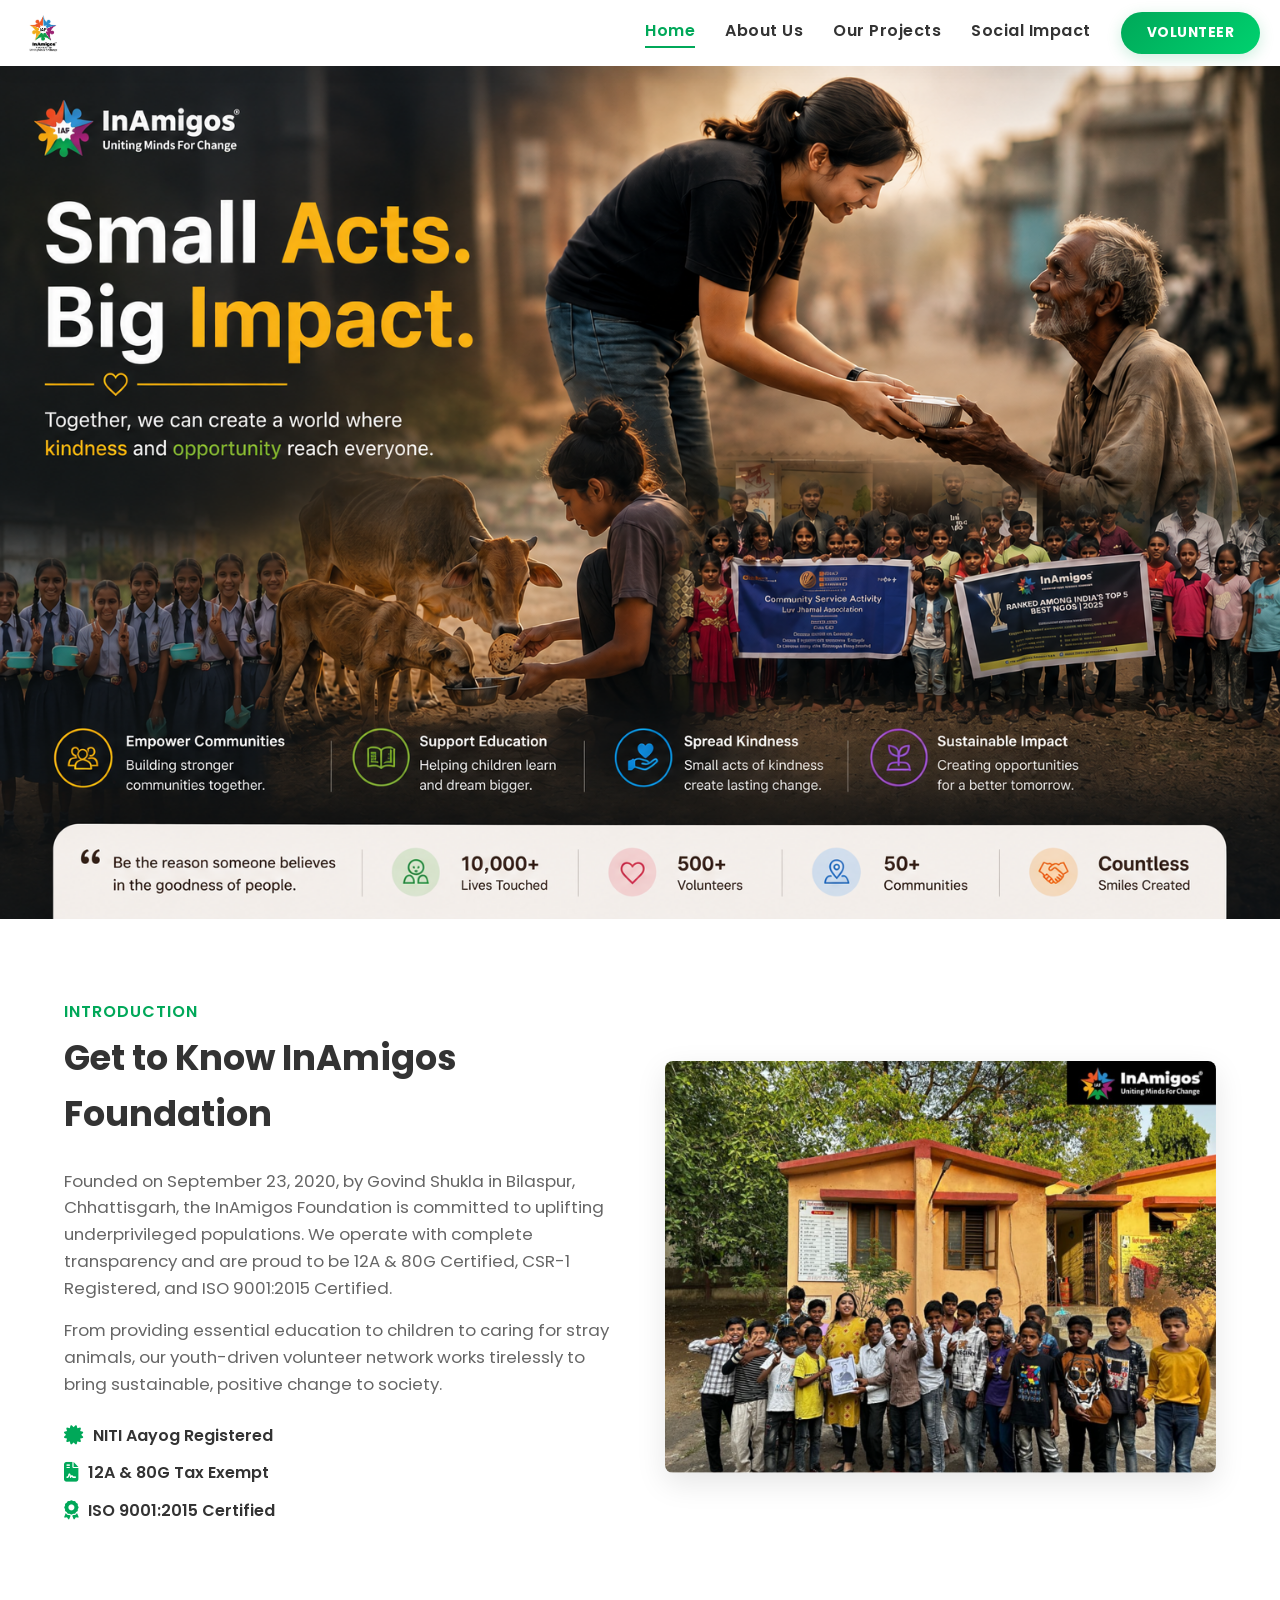
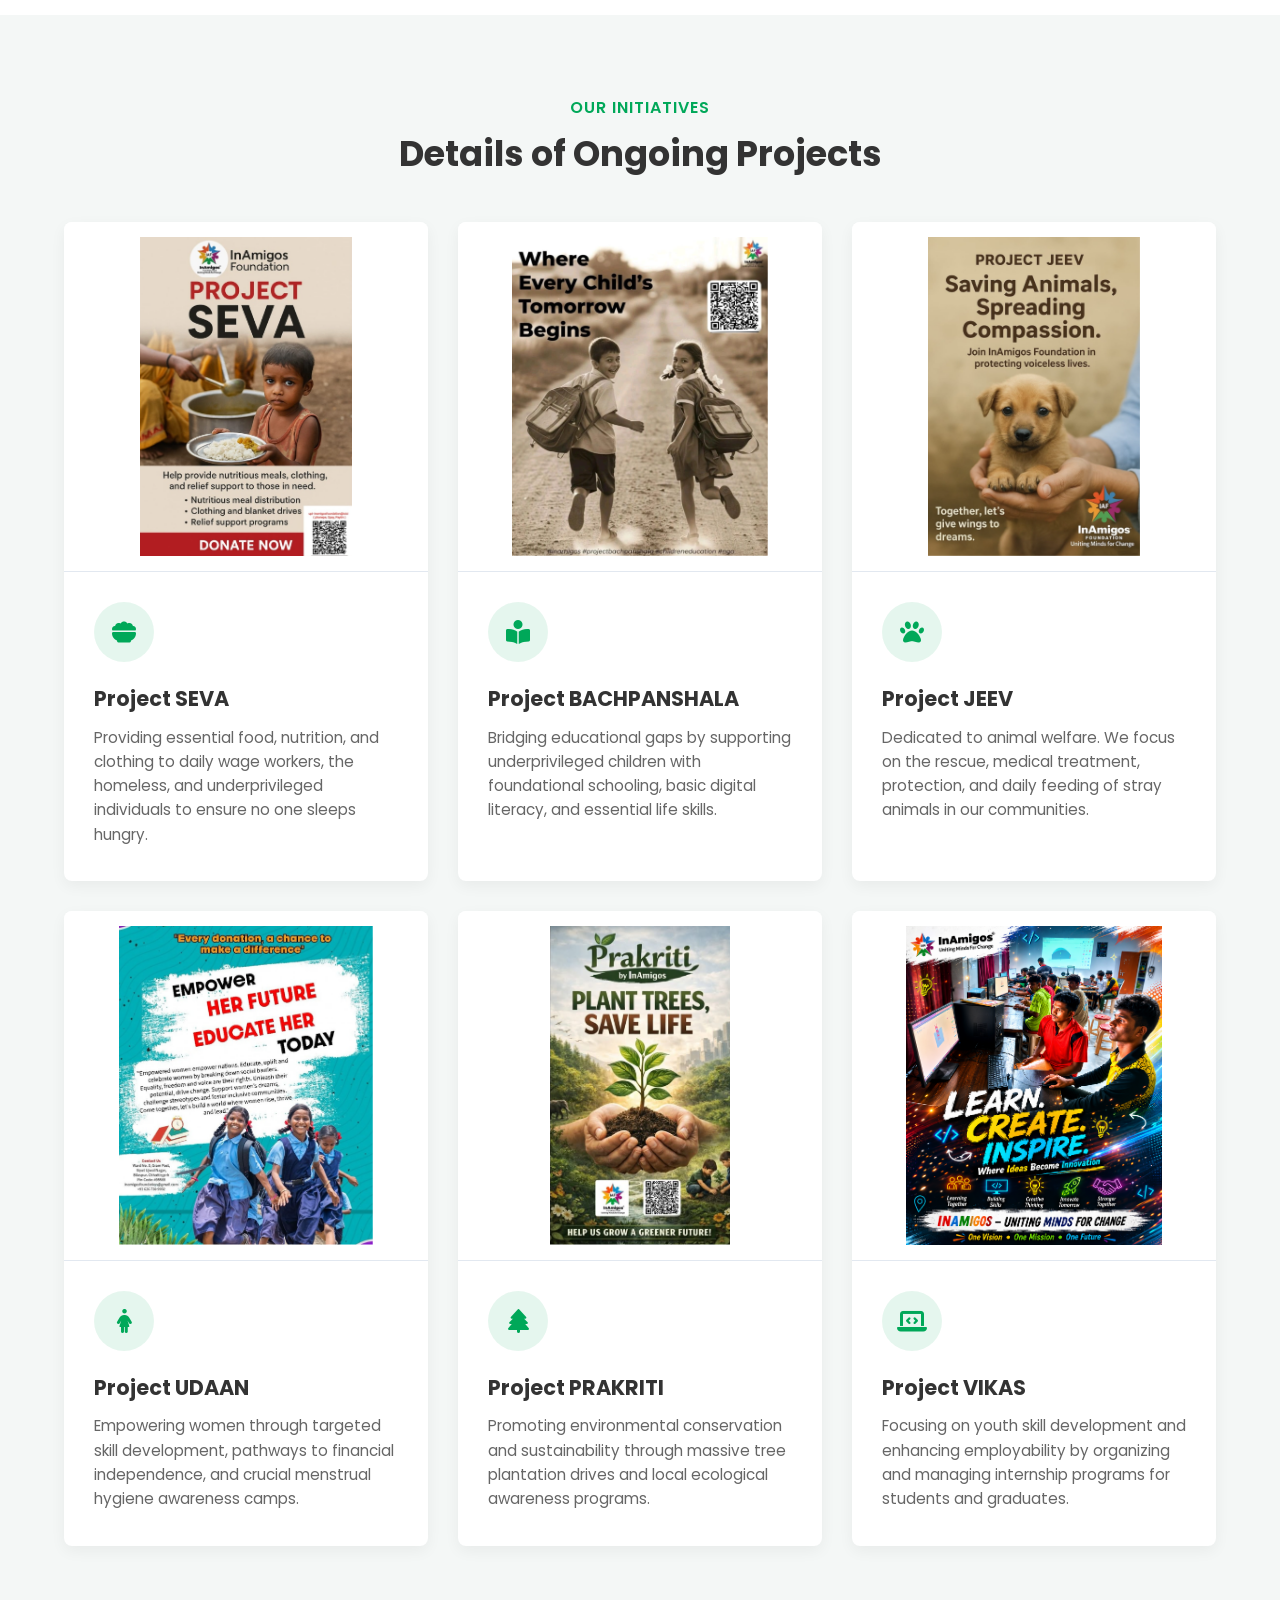
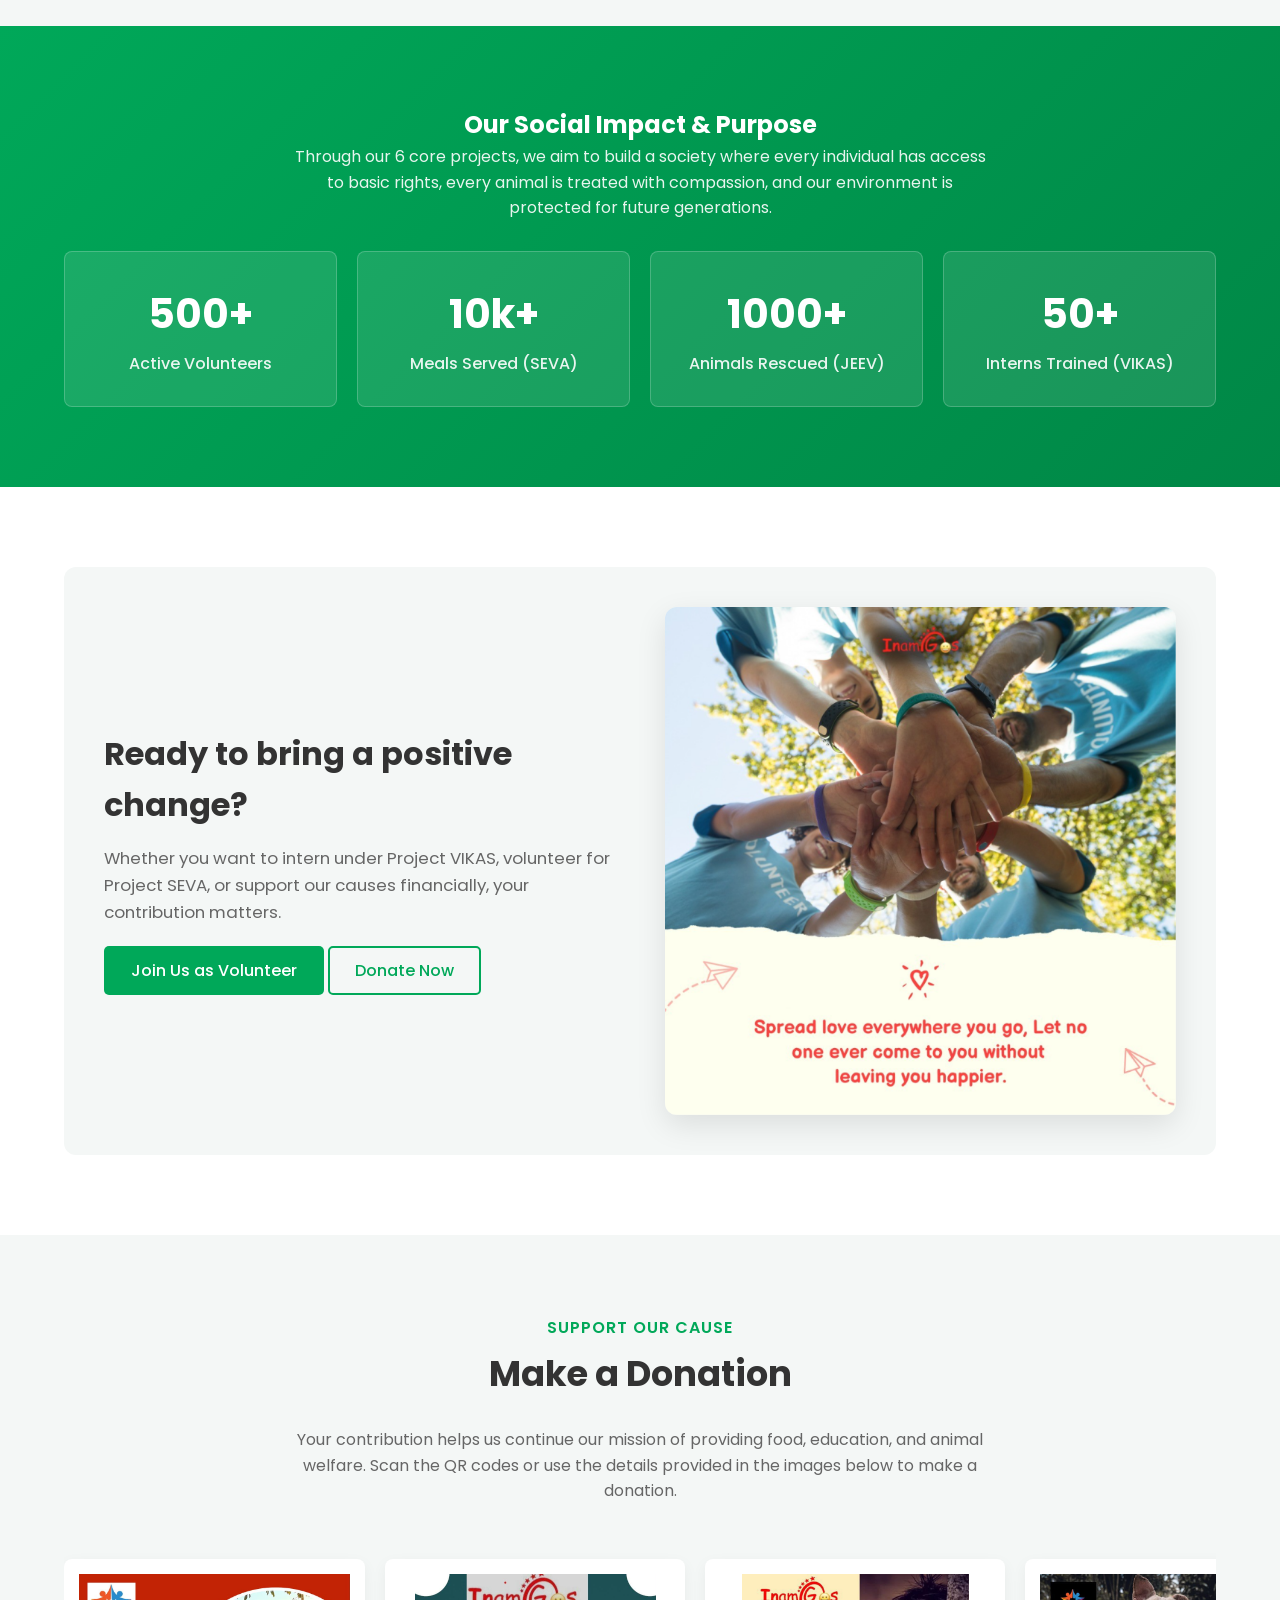
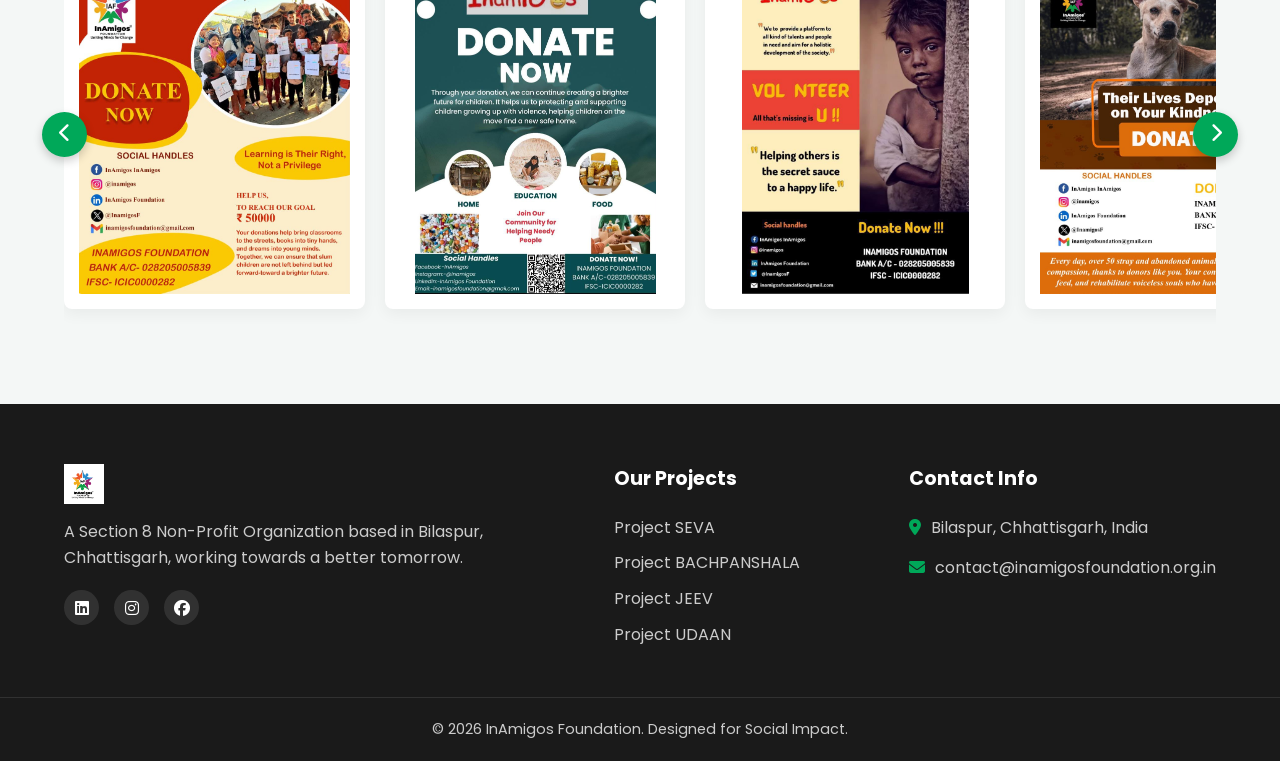
<file: index.html>
<!DOCTYPE html>
<html lang="en">
<head>
    <meta charset="UTF-8">
    <meta name="viewport" content="width=device-width, initial-scale=1.0">
    <title>InAmigos Foundation - Empowering Communities</title>
    <link rel="preconnect" href="https://fonts.googleapis.com">
    <link rel="preconnect" href="https://fonts.gstatic.com" crossorigin>
    <link href="https://fonts.googleapis.com/css2?family=Poppins:wght@300;400;500;600;700;800&display=swap" rel="stylesheet">
    <link rel="stylesheet" href="https://cdnjs.cloudflare.com/ajax/libs/font-awesome/6.4.0/css/all.min.css">
    <link rel="stylesheet" href="style.css?v=2.0">
</head>
<body>

    <header class="header">
        <div class="header-inner">
            <a href="index.html" class="logo">
                <img src="images/logo.png" alt="InAmigos Foundation Logo">
            </a>
            <nav class="nav-links">
                <a href="index.html" class="active">Home</a>
                <a href="#about">About Us</a>
                <a href="#projects">Our Projects</a>
                <a href="#impact">Social Impact</a>
                <a href="#volunteer" class="btn-nav">Volunteer</a>
            </nav>
            <div class="hamburger">
                <i class="fa-solid fa-bars"></i>
            </div>
        </div>
    </header>

    <section class="hero-banner" style="background-color: var(--bg-light);">
        <img src="images/Hero.png" alt="Small Acts. Big Impact." style="width: 100%; height: auto; display: block;">
    </section>

    <section id="about" class="about-section">
        <div class="container about-grid">
            <div class="about-text">
                <h4 class="section-subtitle">Introduction</h4>
                <h2 class="section-title">Get to Know InAmigos Foundation</h2>
                <p>Founded on September 23, 2020, by Govind Shukla in Bilaspur, Chhattisgarh, the InAmigos Foundation is committed to uplifting underprivileged populations. We operate with complete transparency and are proud to be 12A & 80G Certified, CSR-1 Registered, and ISO 9001:2015 Certified.</p>
                <p>From providing essential education to children to caring for stray animals, our youth-driven volunteer network works tirelessly to bring sustainable, positive change to society.</p>
                <ul class="cert-list">
                    <li><i class="fa-solid fa-certificate"></i> NITI Aayog Registered</li>
                    <li><i class="fa-solid fa-file-contract"></i> 12A & 80G Tax Exempt</li>
                    <li><i class="fa-solid fa-award"></i> ISO 9001:2015 Certified</li>
                </ul>
            </div>
            <div class="about-image">
                <img src="images/Intro.png" alt="InAmigos Foundation Introduction">
            </div>
        </div>
    </section>

    <section id="projects" class="projects-section">
        <div class="container">
            <div class="text-center">
                <h4 class="section-subtitle">Our Initiatives</h4>
                <h2 class="section-title">Details of Ongoing Projects</h2>
            </div>
            
            <div class="projects-grid">
                <div class="project-card">
                    <img src="images/Seva.png" alt="Project SEVA" class="project-image">
                    <div class="project-content">
                        <div class="project-icon"><i class="fa-solid fa-bowl-food"></i></div>
                        <h3>Project SEVA</h3>
                        <p>Providing essential food, nutrition, and clothing to daily wage workers, the homeless, and underprivileged individuals to ensure no one sleeps hungry.</p>
                    </div>
                </div>

                <div class="project-card">
                    <img src="images/bachpanShala.png" alt="Project BACHPANSHALA" class="project-image">
                    <div class="project-content">
                        <div class="project-icon"><i class="fa-solid fa-book-open-reader"></i></div>
                        <h3>Project BACHPANSHALA</h3>
                        <p>Bridging educational gaps by supporting underprivileged children with foundational schooling, basic digital literacy, and essential life skills.</p>
                    </div>
                </div>

                <div class="project-card">
                    <img src="images/Jeev.png" alt="Project JEEV" class="project-image">
                    <div class="project-content">
                        <div class="project-icon"><i class="fa-solid fa-paw"></i></div>
                        <h3>Project JEEV</h3>
                        <p>Dedicated to animal welfare. We focus on the rescue, medical treatment, protection, and daily feeding of stray animals in our communities.</p>
                    </div>
                </div>

                <div class="project-card">
                    <img src="images/Udaan.png" alt="Project UDAAN" class="project-image">
                    <div class="project-content">
                        <div class="project-icon"><i class="fa-solid fa-person-dress"></i></div>
                        <h3>Project UDAAN</h3>
                        <p>Empowering women through targeted skill development, pathways to financial independence, and crucial menstrual hygiene awareness camps.</p>
                    </div>
                </div>

                <div class="project-card">
                    <img src="images/Prakriti.png" alt="Project PRAKRITI" class="project-image">
                    <div class="project-content">
                        <div class="project-icon"><i class="fa-solid fa-tree"></i></div>
                        <h3>Project PRAKRITI</h3>
                        <p>Promoting environmental conservation and sustainability through massive tree plantation drives and local ecological awareness programs.</p>
                    </div>
                </div>

                <div class="project-card">
                    <img src="images/Vikas.png" alt="Project VIKAS" class="project-image">
                    <div class="project-content">
                        <div class="project-icon"><i class="fa-solid fa-laptop-code"></i></div>
                        <h3>Project VIKAS</h3>
                        <p>Focusing on youth skill development and enhancing employability by organizing and managing internship programs for students and graduates.</p>
                    </div>
                </div>
            </div>
        </div>
    </section>

    <section id="impact" class="impact-section">
        <div class="container">
            <div class="impact-content text-center">
                <h2 class="text-white">Our Social Impact & Purpose</h2>
                <p class="text-white" style="opacity: 0.9; max-width: 700px; margin: 0 auto 30px;">Through our 6 core projects, we aim to build a society where every individual has access to basic rights, every animal is treated with compassion, and our environment is protected for future generations.</p>
            </div>
            <div class="stats-grid">
                <div class="stat-box">
                    <h3>500+</h3>
                    <p>Active Volunteers</p>
                </div>
                <div class="stat-box">
                    <h3>10k+</h3>
                    <p>Meals Served (SEVA)</p>
                </div>
                <div class="stat-box">
                    <h3>1000+</h3>
                    <p>Animals Rescued (JEEV)</p>
                </div>
                <div class="stat-box">
                    <h3>50+</h3>
                    <p>Interns Trained (VIKAS)</p>
                </div>
            </div>
        </div>
    </section>

    <section id="volunteer" class="cta-section">
        <div class="container cta-grid">
            <div class="cta-text">
                <h2>Ready to bring a positive change?</h2>
                <p>Whether you want to intern under Project VIKAS, volunteer for Project SEVA, or support our causes financially, your contribution matters.</p>
                <div class="cta-buttons" style="margin-top: 20px;">
                    <a href="#" class="btn btn-primary">Join Us as Volunteer</a>
                    <a href="#donate" class="btn btn-outline">Donate Now</a>
                </div>
            </div>
            <div class="cta-image">
                <img src="images/volunteer_hands.png" alt="Volunteers at work" style="border-radius: 12px; box-shadow: 0 10px 30px rgba(0,0,0,0.1);">
            </div>
        </div>
    </section>

    <section id="donate" class="donate-section">
        <div class="container">
            <div class="text-center">
                <h4 class="section-subtitle">Support Our Cause</h4>
                <h2 class="section-title">Make a Donation</h2>
                <p style="max-width: 700px; margin: 0 auto 40px; color: var(--text-light);">Your contribution helps us continue our mission of providing food, education, and animal welfare. Scan the QR codes or use the details provided in the images below to make a donation.</p>
            </div>
            <div class="slider-wrapper">
                <button class="slider-btn prev-btn" aria-label="Previous image"><i class="fa-solid fa-chevron-left"></i></button>
                <div class="donation-gallery" id="donationSlider">
                    <img src="donation/WhatsApp%20Image%202026-06-23%20at%206.52.00%20AM.jpeg" alt="Donation Info 1">
                    <img src="donation/WhatsApp%20Image%202026-06-23%20at%206.52.01%20AM.jpeg" alt="Donation Info 2">
                    <img src="donation/WhatsApp%20Image%202026-06-23%20at%206.52.01%20AM%20(1).jpeg" alt="Donation Info 3">
                    <img src="donation/WhatsApp%20Image%202026-06-23%20at%206.52.02%20AM.jpeg" alt="Donation Info 4">
                    <img src="donation/WhatsApp%20Image%202026-06-23%20at%206.52.02%20AM%20(1).jpeg" alt="Donation Info 5">
                    <img src="donation/WhatsApp%20Image%202026-06-23%20at%206.52.03%20AM.jpeg" alt="Donation Info 6">
                </div>
                <button class="slider-btn next-btn" aria-label="Next image"><i class="fa-solid fa-chevron-right"></i></button>
            </div>
        </div>
    </section>

    <footer class="footer">
        <div class="container footer-grid">
            <div class="footer-about">
                <div class="logo" style="margin-bottom: 15px;">
                    <img src="images/logo.png" alt="InAmigos Foundation Logo" style="height: 40px; width: auto;">
                </div>
                <p>A Section 8 Non-Profit Organization based in Bilaspur, Chhattisgarh, working towards a better tomorrow.</p>
                <div class="social-links">
                    <a href="#"><i class="fa-brands fa-linkedin"></i></a>
                    <a href="#"><i class="fa-brands fa-instagram"></i></a>
                    <a href="#"><i class="fa-brands fa-facebook"></i></a>
                </div>
            </div>
            <div class="footer-links">
                <h4>Our Projects</h4>
                <ul>
                    <li><a href="#projects">Project SEVA</a></li>
                    <li><a href="#projects">Project BACHPANSHALA</a></li>
                    <li><a href="#projects">Project JEEV</a></li>
                    <li><a href="#projects">Project UDAAN</a></li>
                </ul>
            </div>
            <div class="footer-contact">
                <h4>Contact Info</h4>
                <p><i class="fa-solid fa-location-dot"></i> Bilaspur, Chhattisgarh, India</p>
                <p><i class="fa-solid fa-envelope"></i> contact@inamigosfoundation.org.in</p>
            </div>
        </div>
        <div class="footer-bottom">
            <div class="container text-center">
                <p>&copy; 2026 InAmigos Foundation. Designed for Social Impact.</p>
            </div>
        </div>
    </footer>

    <script>
        document.addEventListener('DOMContentLoaded', function() {
            const slider = document.getElementById('donationSlider');
            const prevBtn = document.querySelector('.prev-btn');
            const nextBtn = document.querySelector('.next-btn');

            if(slider && prevBtn && nextBtn) {
                prevBtn.addEventListener('click', () => {
                    slider.scrollBy({ left: -320, behavior: 'smooth' });
                });
                nextBtn.addEventListener('click', () => {
                    slider.scrollBy({ left: 320, behavior: 'smooth' });
                });
            }

            // Mobile Menu Toggle
            const hamburger = document.querySelector('.hamburger');
            const navLinks = document.querySelector('.nav-links');
            if(hamburger && navLinks) {
                hamburger.addEventListener('click', () => {
                    navLinks.classList.toggle('active');
                    hamburger.classList.toggle('active');
                });
            }
        });
    </script>
</body>
</html>
</file>
<file: style.css>
@import url('https://fonts.googleapis.com/css2?family=Poppins:wght@300;400;500;600;700;800&display=swap');

:root {
    --primary: #00A859; /* Trustworthy NGO Green */
    --primary-dark: #008746;
    --text-main: #333333;
    --text-light: #666666;
    --bg-light: #f4f7f6;
    --white: #ffffff;
    --border: #e2e8f0;
}

* {
    margin: 0;
    padding: 0;
    box-sizing: border-box;
    font-family: 'Poppins', sans-serif;
}

body {
    color: var(--text-main);
    line-height: 1.6;
    background-color: var(--white);
    scroll-behavior: smooth;
    overflow-x: hidden;
}

a {
    text-decoration: none;
    color: inherit;
    transition: 0.3s ease;
}

ul { list-style: none; }
img { max-width: 100%; display: block; }

.container {
    width: 90%;
    max-width: 1200px;
    margin: 0 auto;
}

.text-center { text-align: center; }
.text-white { color: var(--white); }

.section-subtitle {
    color: var(--primary);
    font-size: 1rem;
    font-weight: 600;
    text-transform: uppercase;
    letter-spacing: 1px;
    margin-bottom: 5px;
}

.section-title {
    font-size: 2.2rem;
    color: var(--text-main);
    margin-bottom: 25px;
    font-weight: 700;
}

.btn {
    display: inline-block;
    padding: 10px 25px;
    border-radius: 5px;
    font-weight: 500;
    cursor: pointer;
    border: 2px solid transparent;
}

.btn-primary {
    background-color: var(--primary);
    color: var(--white);
}

.btn-primary:hover {
    background-color: var(--primary-dark);
}

.btn-outline {
    background-color: transparent;
    border-color: var(--primary);
    color: var(--primary);
}

.btn-outline:hover {
    background-color: var(--primary);
    color: var(--white);
}

.btn-outline-white {
    background-color: transparent;
    border-color: var(--white);
    color: var(--white);
}

.btn-outline-white:hover {
    background-color: var(--white);
    color: var(--primary);
}

.header {
    background-color: var(--white);
    box-shadow: 0 4px 20px rgba(0,0,0,0.04);
    position: sticky;
    top: 0;
    z-index: 1000;
}

.header-inner {
    display: flex;
    justify-content: space-between;
    align-items: center;
    padding: 8px 20px;
}

.logo {
    display: flex;
    align-items: center;
}

.logo img {
    height: 50px;
    width: auto;
    object-fit: contain;
}

.nav-links {
    display: flex;
    align-items: center;
    gap: 30px;
}

.nav-links a {
    font-weight: 600;
    color: var(--text-main);
    font-size: 1rem;
    position: relative;
    padding-bottom: 5px;
    letter-spacing: 0.5px;
}

.nav-links a:not(.btn-nav)::after {
    content: '';
    position: absolute;
    width: 0;
    height: 2px;
    bottom: 0;
    left: 0;
    background-color: var(--primary);
    transition: width 0.3s ease;
}

.nav-links a:not(.btn-nav):hover::after,
.nav-links a.active:not(.btn-nav)::after {
    width: 100%;
}

.nav-links a:hover, .nav-links a.active {
    color: var(--primary);
}

.btn-nav {
    background: linear-gradient(135deg, var(--primary) 0%, #00d26f 100%);
    color: var(--white) !important;
    padding: 10px 26px !important;
    border-radius: 50px;
    font-weight: 700 !important;
    letter-spacing: 1px;
    text-transform: uppercase;
    font-size: 0.85rem !important;
    transition: all 0.3s ease;
    box-shadow: 0 4px 15px rgba(0, 168, 89, 0.2);
}

.btn-nav:hover {
    transform: translateY(-3px);
    box-shadow: 0 8px 25px rgba(0, 168, 89, 0.4);
}

.hamburger {
    display: none;
    font-size: 1.8rem;
    color: var(--primary);
    cursor: pointer;
}

.about-section {
    padding: 80px 0;
}

.about-grid {
    display: grid;
    grid-template-columns: 1fr 1fr;
    gap: 50px;
    align-items: center;
}

.about-text p {
    color: var(--text-light);
    margin-bottom: 15px;
    font-size: 1.05rem;
}

.cert-list {
    margin-top: 25px;
}

.cert-list li {
    display: flex;
    align-items: center;
    gap: 10px;
    margin-bottom: 12px;
    font-weight: 600;
    color: var(--text-main);
}

.cert-list i {
    color: var(--primary);
    font-size: 1.2rem;
}

.about-image img {
    border-radius: 8px;
    box-shadow: 0 10px 30px rgba(0,0,0,0.1);
}

.projects-section {
    padding: 80px 0;
    background-color: var(--bg-light);
}

.projects-grid {
    display: grid;
    grid-template-columns: repeat(3, 1fr);
    gap: 30px;
    margin-top: 40px;
}

.project-card {
    position: relative;
    background-color: var(--white);
    border-radius: 8px;
    box-shadow: 0 5px 15px rgba(0,0,0,0.05);
    transition: 0.3s;
    display: flex;
    flex-direction: column;
    overflow: hidden;
    height: 100%;
    border-bottom: 4px solid transparent;
}

.project-card:hover {
    transform: translateY(-5px);
    border-bottom-color: var(--primary);
    box-shadow: 0 10px 25px rgba(0,0,0,0.1);
}

.project-image {
    width: 100%;
    height: auto;
    max-height: 350px;
    object-fit: contain;
    display: block;
    background-color: var(--white);
    border-bottom: 1px solid var(--border);
    padding: 15px;
}

.project-content {
    padding: 30px;
    display: flex;
    flex-direction: column;
    align-items: flex-start;
    text-align: left;
    flex-grow: 1;
}

.project-icon {
    width: 60px;
    height: 60px;
    background-color: rgba(0, 168, 89, 0.1);
    color: var(--primary);
    border-radius: 50%;
    display: flex;
    align-items: center;
    justify-content: center;
    font-size: 1.5rem;
    margin-bottom: 20px;
}

.project-content h3 {
    font-size: 1.3rem;
    margin-bottom: 10px;
    color: var(--text-main);
}

.project-content p {
    color: var(--text-light);
    font-size: 0.95rem;
    margin: 0;
}

.impact-section {
    padding: 80px 0;
    background-color: var(--primary);
    background-image: linear-gradient(135deg, var(--primary) 0%, var(--primary-dark) 100%);
}

.stats-grid {
    display: grid;
    grid-template-columns: repeat(4, 1fr);
    gap: 20px;
    text-align: center;
}

.stat-box {
    background-color: rgba(255,255,255,0.1);
    padding: 30px 20px;
    border-radius: 8px;
    color: var(--white);
    border: 1px solid rgba(255,255,255,0.2);
}

.stat-box h3 {
    font-size: 2.5rem;
    margin-bottom: 5px;
}

.stat-box p {
    font-weight: 500;
    opacity: 0.9;
}

.cta-section {
    padding: 80px 0;
}

.cta-grid {
    display: grid;
    grid-template-columns: 1fr 1fr;
    gap: 50px;
    align-items: center;
    background-color: var(--bg-light);
    padding: 40px;
    border-radius: 12px;
}

.cta-text h2 {
    font-size: 2rem;
    margin-bottom: 15px;
}

.cta-text p {
    color: var(--text-light);
    font-size: 1.05rem;
}

.footer {
    background-color: #1a1a1a;
    color: #cccccc;
    padding: 60px 0 20px;
}

.footer-grid {
    display: grid;
    grid-template-columns: 2fr 1fr 1fr;
    gap: 40px;
    margin-bottom: 40px;
}

.footer-about .logo {
    color: var(--white);
    font-size: 1.5rem;
}

.social-links {
    display: flex;
    gap: 15px;
    margin-top: 20px;
}

.social-links a {
    width: 35px;
    height: 35px;
    background-color: rgba(255,255,255,0.1);
    color: var(--white);
    display: flex;
    align-items: center;
    justify-content: center;
    border-radius: 50%;
}

.social-links a:hover {
    background-color: var(--primary);
}

.footer h4 {
    color: var(--white);
    font-size: 1.2rem;
    margin-bottom: 20px;
}

.footer-links ul li {
    margin-bottom: 10px;
}

.footer-links ul li a:hover {
    color: var(--primary);
}

.footer-contact p {
    margin-bottom: 15px;
    display: flex;
    gap: 10px;
}

.footer-contact i {
    color: var(--primary);
    margin-top: 4px;
}

.footer-bottom {
    border-top: 1px solid rgba(255,255,255,0.1);
    padding-top: 20px;
    font-size: 0.9rem;
}

.donate-section {
    padding: 80px 0;
    background-color: var(--bg-light);
}

.slider-wrapper {
    position: relative;
    display: flex;
    align-items: center;
}

.donation-gallery {
    display: flex;
    overflow-x: auto;
    scroll-snap-type: x mandatory;
    gap: 20px;
    padding: 15px 0;
    scroll-behavior: smooth;
    -ms-overflow-style: none;
    scrollbar-width: none;
    width: 100%;
}

.donation-gallery::-webkit-scrollbar {
    display: none;
}

.donation-gallery img {
    flex: 0 0 300px;
    height: 350px;
    object-fit: contain;
    background-color: var(--white);
    border-radius: 8px;
    box-shadow: 0 5px 15px rgba(0,0,0,0.05);
    padding: 15px;
    transition: transform 0.3s ease;
    scroll-snap-align: center;
}

.donation-gallery img:hover {
    transform: scale(1.03);
    box-shadow: 0 10px 25px rgba(0,0,0,0.1);
}

.slider-btn {
    background: var(--primary);
    color: white;
    border: none;
    border-radius: 50%;
    width: 45px;
    height: 45px;
    cursor: pointer;
    position: absolute;
    z-index: 10;
    box-shadow: 0 4px 10px rgba(0,0,0,0.2);
    display: flex;
    align-items: center;
    justify-content: center;
    font-size: 1.2rem;
    transition: 0.3s;
}

.slider-btn:hover {
    background: var(--primary-dark);
}

.prev-btn { left: -22px; }
.next-btn { right: -22px; }

@media (max-width: 992px) {
    .about-grid, .cta-grid { grid-template-columns: 1fr; }
    .projects-grid { grid-template-columns: repeat(2, 1fr); }
    .stats-grid { grid-template-columns: repeat(2, 1fr); }
    .footer-grid { grid-template-columns: 1fr 1fr; }
}

@media (max-width: 768px) {
    .hamburger { display: block; }
    
    .nav-links { 
        display: flex;
        flex-direction: column;
        position: absolute;
        top: 100%;
        left: 0;
        width: 100%;
        background-color: var(--white);
        padding: 0;
        max-height: 0;
        overflow: hidden;
        transition: max-height 0.4s ease;
        box-shadow: 0 10px 15px rgba(0,0,0,0.05);
        gap: 0;
    }
    
    .nav-links.active {
        max-height: 400px;
        padding: 20px 0;
    }
    
    .nav-links a {
        width: 100%;
        text-align: center;
        padding: 15px 0;
    }
    
    .nav-links a:not(.btn-nav)::after {
        display: none;
    }
    
    .btn-nav {
        max-width: 200px;
        margin: 10px auto;
    }

    .projects-grid, .stats-grid, .footer-grid { grid-template-columns: 1fr; }
    
    .about-section, .projects-section, .impact-section, .volunteer-section, .donate-section {
        padding: 50px 0;
    }
    
    .section-title h2 {
        font-size: 2rem;
    }
    
    .section-title p {
        font-size: 1rem;
    }
    
    .donation-gallery img {
        flex: 0 0 260px;
        height: 300px;
    }
    
    .prev-btn { left: 0px; }
    .next-btn { right: 0px; }
    
    .hero-banner img {
        margin-top: 10px;
    }
}
</file>
